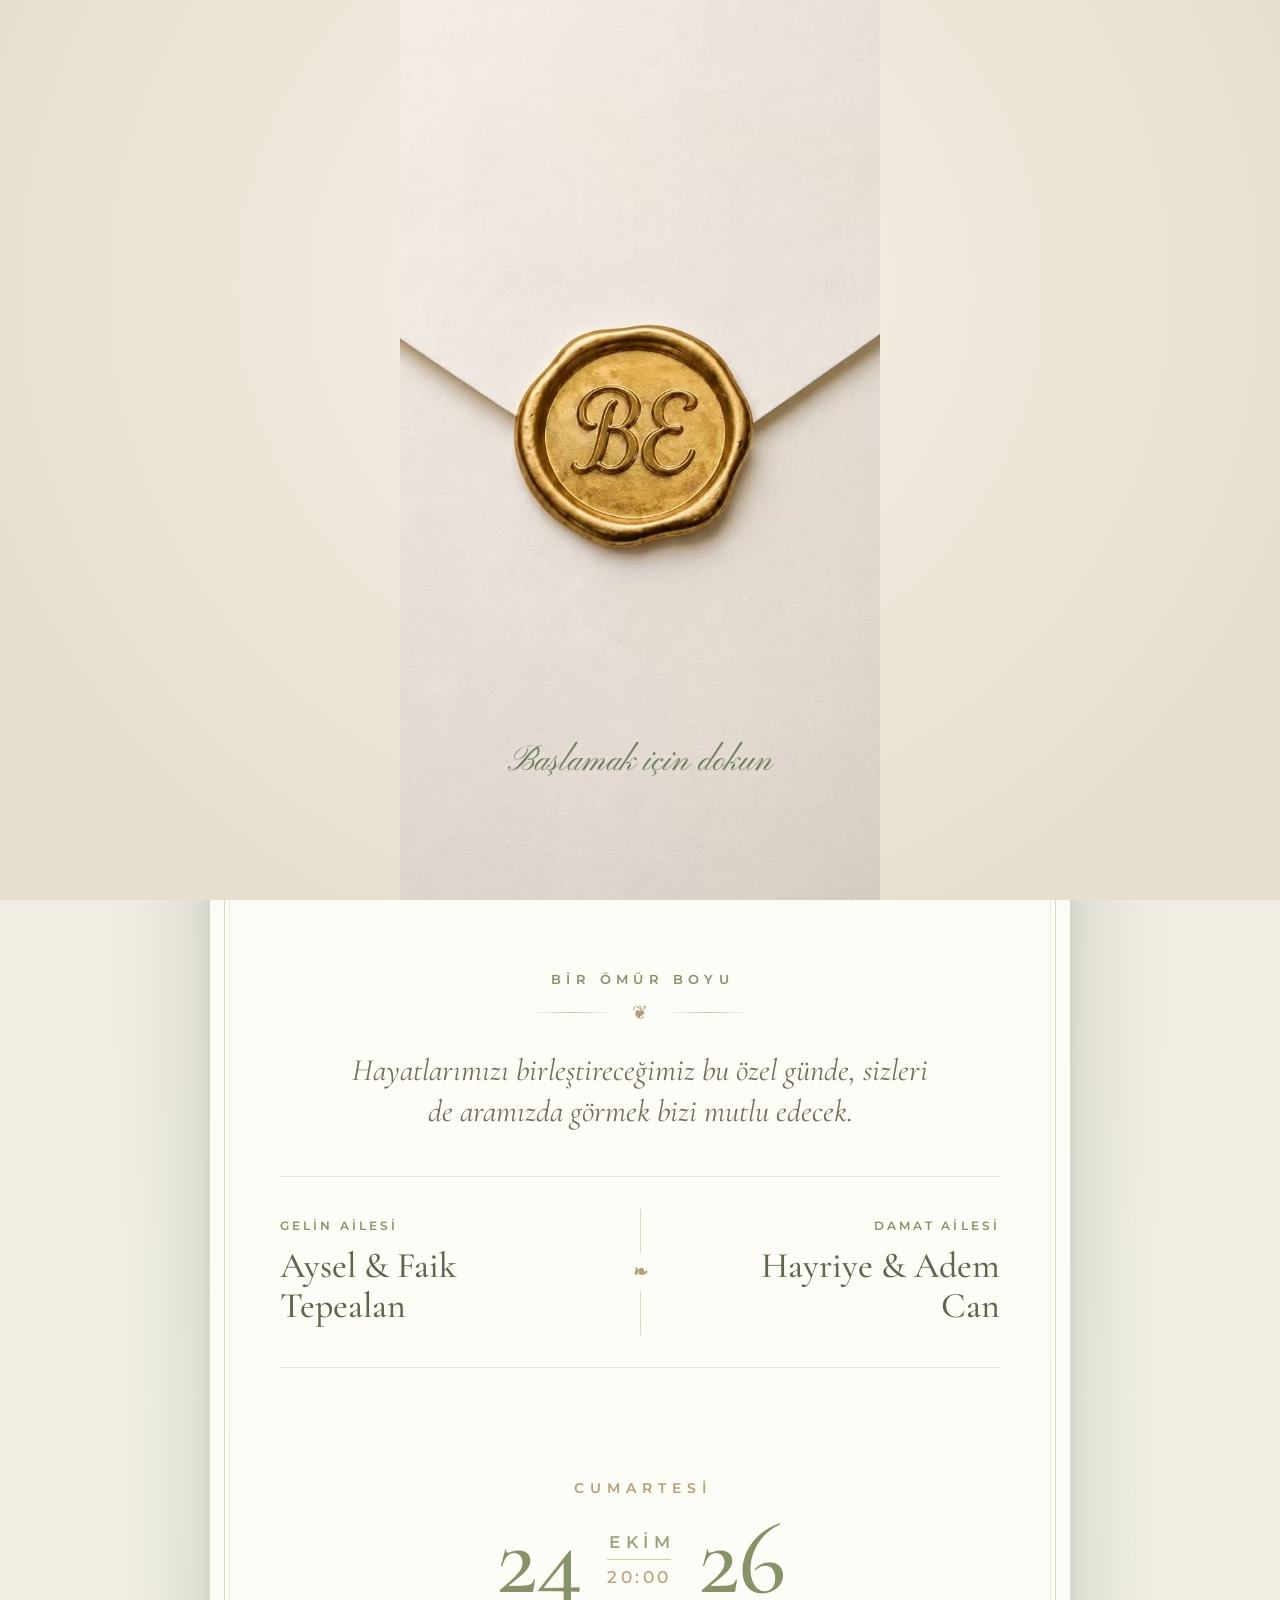
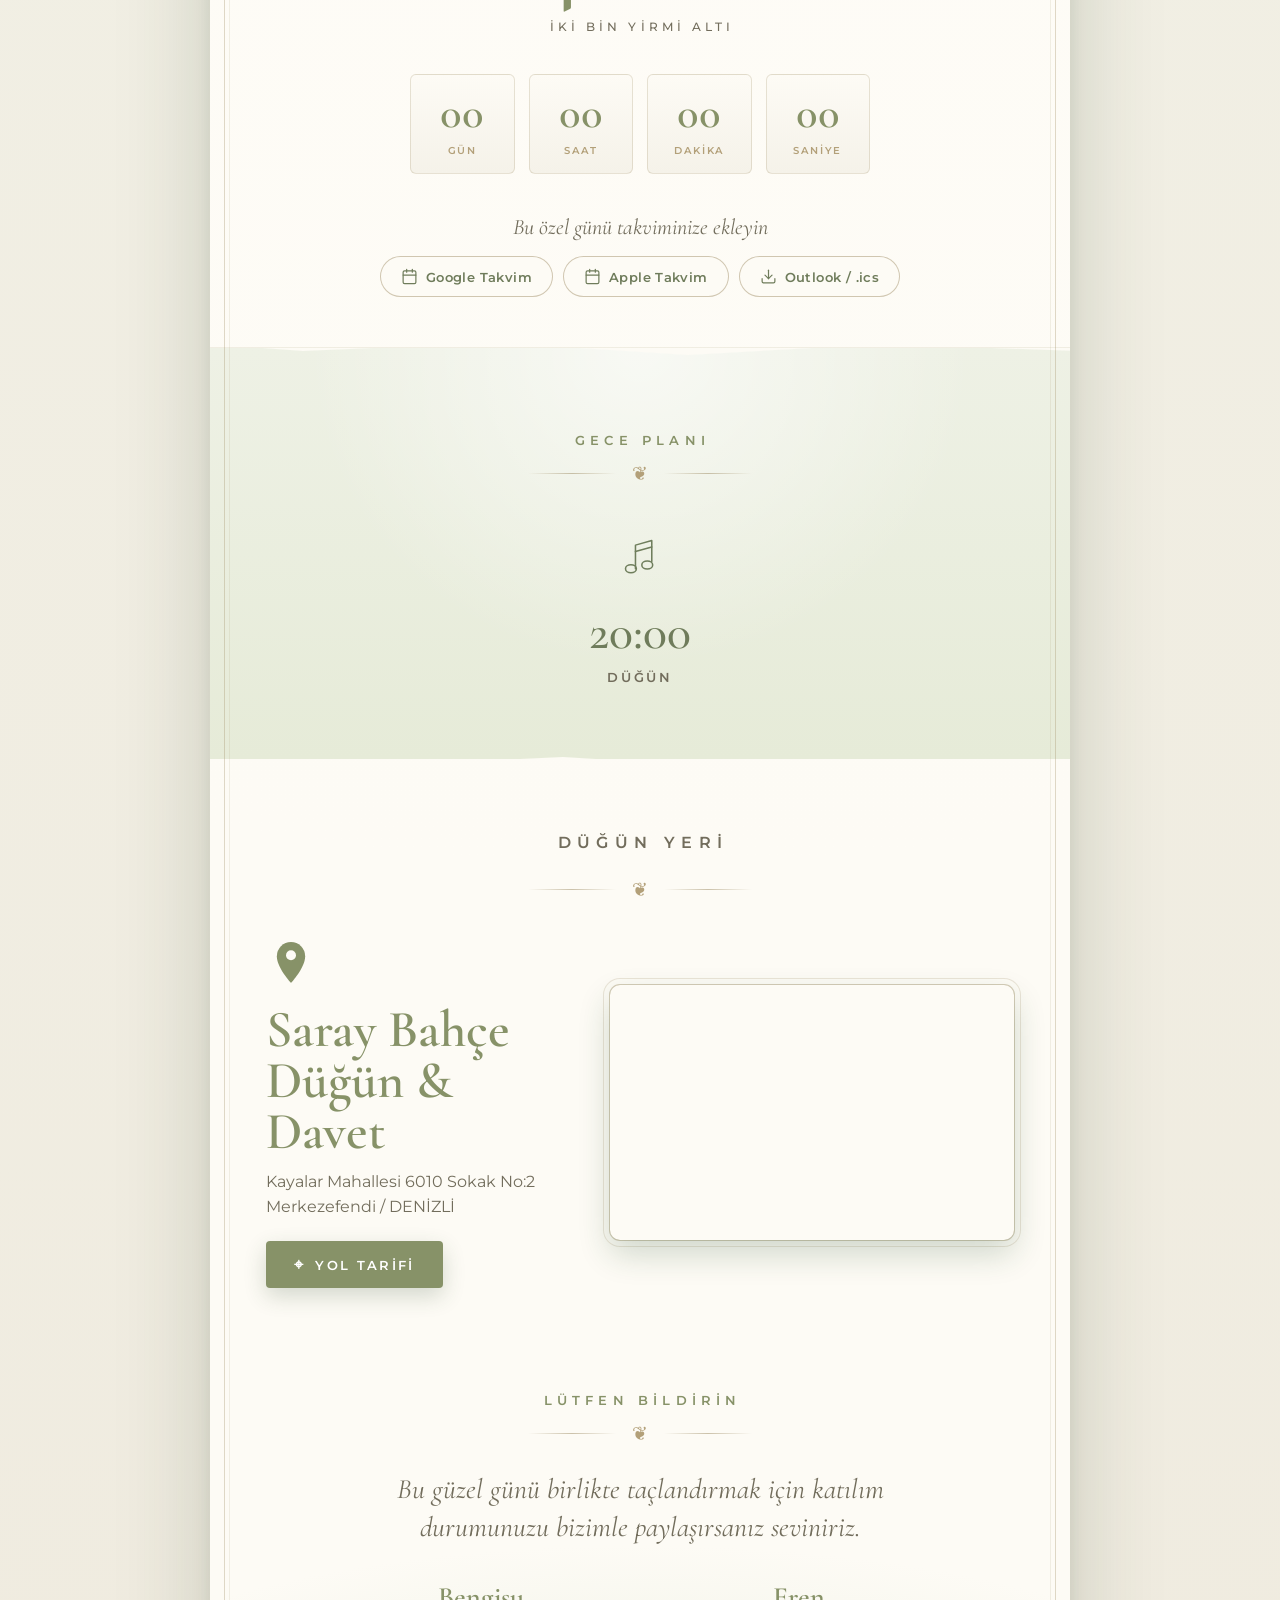
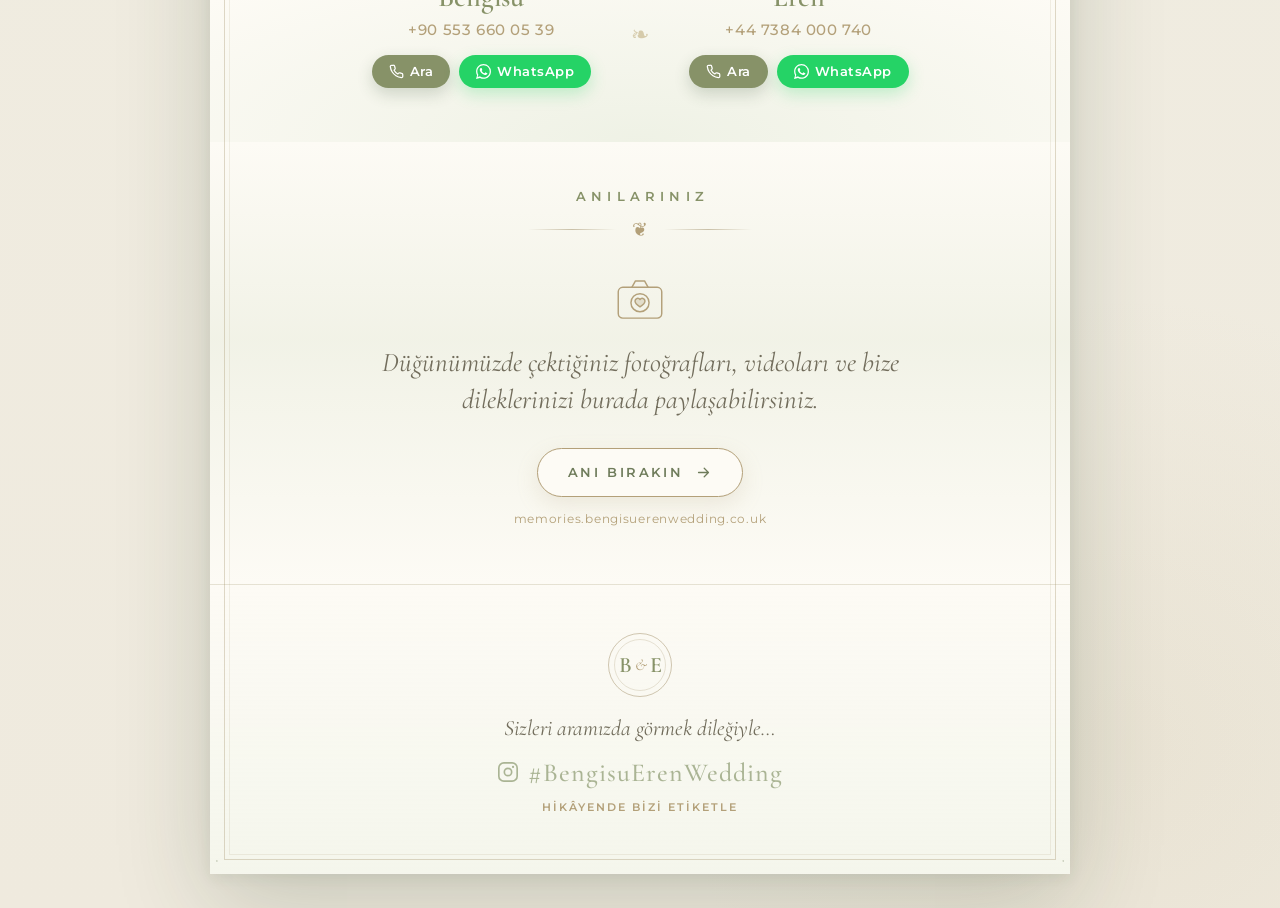
<file: index.html>
<!DOCTYPE html>
<html lang="tr">
<head>
  <meta charset="UTF-8" />
  <meta name="viewport" content="width=device-width, initial-scale=1.0" />
  <title>Bengisu & Eren · Düğün Davetiyesi</title>
  <meta name="description" content="Bengisu & Eren'in düğün davetiyesi — 24 Ekim 2026, Denizli." />
  <link rel="icon" href="favicon.ico?v=1" sizes="any" />
  <link rel="icon" type="image/png" sizes="32x32" href="icon-32.png?v=1" />
  <link rel="icon" type="image/png" sizes="16x16" href="icon-16.png?v=1" />
  <link rel="apple-touch-icon" href="apple-touch-icon.png?v=1" />
  <link rel="preconnect" href="https://fonts.googleapis.com" />
  <link rel="preconnect" href="https://fonts.gstatic.com" crossorigin />
  <link href="https://fonts.googleapis.com/css2?family=Cormorant+Garamond:ital,wght@0,400;0,500;0,600;0,700;1,400;1,500&family=Montserrat:wght@300;400;500;600&family=Pinyon+Script&display=swap" rel="stylesheet" />
  <link rel="stylesheet" href="styles.css?v=12" />
</head>

<body>
  <!-- ============ AÇILIŞ VİDEOSU (intro) ============ -->
  <div class="intro-overlay" id="introOverlay" role="dialog" aria-label="Davetiye girişi">
    <video id="introVideo" class="intro-video" src="intro.mp4?v=3" poster="intro-poster.jpg" playsinline preload="auto"></video>
    <div class="intro-hint" id="introHint">
      <span class="intro-hint-text" data-i18n="tap_start">Başlamak için dokun</span>
    </div>
    <button type="button" class="intro-skip" id="introSkip" data-i18n="skip" hidden>Geç</button>
  </div>

  <!-- ============ DİL SEÇİMİ (TR / EN) ============ -->
  <div class="lang-switch" id="langSwitch" role="group" aria-label="Dil / Language">
    <button type="button" class="lang-btn" data-lang="tr" aria-label="Türkçe">
      <svg class="flag" viewBox="0 0 30 20" aria-hidden="true">
        <rect width="30" height="20" fill="#e30a17"/>
        <circle cx="11.5" cy="10" r="5" fill="#fff"/>
        <circle cx="13" cy="10" r="4" fill="#e30a17"/>
        <polygon fill="#fff" points="19.1,7.2 19.83,9.06 21.83,9.16 20.27,10.42 20.79,12.36 19.1,11.25 17.41,12.36 17.93,10.42 16.37,9.16 18.37,9.06"/>
      </svg>
    </button>
    <button type="button" class="lang-btn" data-lang="en" aria-label="English">
      <svg class="flag" viewBox="0 0 60 30" aria-hidden="true">
        <clipPath id="ukClip"><rect width="60" height="30"/></clipPath>
        <g clip-path="url(#ukClip)">
          <rect width="60" height="30" fill="#012169"/>
          <path d="M0,0 60,30 M60,0 0,30" stroke="#fff" stroke-width="6"/>
          <path d="M0,0 60,30 M60,0 0,30" stroke="#C8102E" stroke-width="4"/>
          <path d="M30,0 V30 M0,15 H60" stroke="#fff" stroke-width="10"/>
          <path d="M30,0 V30 M0,15 H60" stroke="#C8102E" stroke-width="6"/>
        </g>
      </svg>
    </button>
  </div>

  <main class="invite">

    <!-- ============ HERO ============ -->
    <header class="hero">
      <div class="hero-photo">
        <img src="proposal.jpg" alt="Bengisu ve Eren — evlilik teklifi" />
        <div class="photo-scrim" aria-hidden="true"></div>
        <p class="photo-script" data-i18n="married">Evleniyoruz</p>
        <svg class="torn" viewBox="0 0 1200 80" preserveAspectRatio="none" aria-hidden="true">
          <defs>
            <filter id="tornEdge" x="-3%" y="-80%" width="106%" height="260%">
              <feTurbulence type="fractalNoise" baseFrequency="0.017 0.55" numOctaves="2" seed="11" result="n" />
              <feDisplacementMap in="SourceGraphic" in2="n" scale="34" xChannelSelector="R" yChannelSelector="G" />
            </filter>
          </defs>
          <rect x="-40" y="40" width="1280" height="130" filter="url(#tornEdge)" />
        </svg>
      </div>

      <div class="hero-text">
        <h1 class="names"><span>Bengisu</span><em>&amp;</em><span>Eren</span></h1>
      </div>
    </header>

    <!-- ============ INTRO ============ -->
    <section class="intro section reveal">
      <p class="eyebrow" data-i18n="intro_eyebrow">BİR ÖMÜR BOYU</p>
      <div class="ornament"><span></span><b>❦</b><span></span></div>

      <p class="intro-text" data-i18n="intro_text">
        Hayatlarımızı birleştireceğimiz bu özel günde,
        sizleri de aramızda görmek bizi mutlu edecek.
      </p>

      <div class="families">
        <div class="family family-left">
          <h3 data-i18n="fam_bride">GELİN AİLESİ</h3>
          <p>Aysel &amp; Faik<br>Tepealan</p>
        </div>

        <div class="divider" aria-hidden="true">
          <span></span><b>❧</b><span></span>
        </div>

        <div class="family family-right">
          <h3 data-i18n="fam_groom">DAMAT AİLESİ</h3>
          <p>Hayriye &amp; Adem<br>Can</p>
        </div>
      </div>
    </section>

    <!-- ============ DATE + COUNTDOWN ============ -->
    <section class="date-section section reveal">
      <div class="date-block">
        <div class="date-day">
          <span class="dow" data-i18n="dow">CUMARTESİ</span>
        </div>
        <div class="date-main">
          <span class="d-num">24</span>
          <span class="d-mid">
            <span class="d-month" data-i18n="month">EKİM</span>
            <span class="d-line"></span>
            <span class="d-time" id="dTime">20:00</span>
          </span>
          <span class="d-num">26</span>
        </div>
        <span class="date-year" data-i18n="year_words">İKİ BİN YİRMİ ALTI</span>
      </div>

      <div class="countdown" id="countdown" aria-label="Düğüne kalan süre">
        <div class="cd-item"><strong data-d>—</strong><span data-i18n="cd_days">GÜN</span></div>
        <div class="cd-item"><strong data-h>—</strong><span data-i18n="cd_hours">SAAT</span></div>
        <div class="cd-item"><strong data-m>—</strong><span data-i18n="cd_min">DAKİKA</span></div>
        <div class="cd-item"><strong data-s>—</strong><span data-i18n="cd_sec">SANİYE</span></div>
      </div>

      <div class="calendar">
        <p class="cal-text" data-i18n="cal_text">Bu özel günü takviminize ekleyin</p>
        <div class="cal-buttons">
          <a class="cal-btn" id="calGoogle" target="_blank" rel="noopener noreferrer"
             href="https://calendar.google.com/calendar/render?action=TEMPLATE&text=Bengisu%20%26%20Eren%20D%C3%BC%C4%9F%C3%BCn%C3%BC&dates=20261024T170000Z/20261024T200000Z&details=Sizleri%20d%C3%BC%C4%9F%C3%BCn%C3%BCm%C3%BCze%20bekliyoruz.%20%23BengisuErenWedding&location=Saray%20Bah%C3%A7e%20D%C3%BC%C4%9F%C3%BCn%20%26%20Davet%2C%20Kayalar%20Mah.%206010%20Sk.%20No%3A2%20Merkezefendi%2FDEN%C4%B0ZL%C4%B0">
            <svg viewBox="0 0 24 24" fill="none" stroke="currentColor" stroke-width="1.7" stroke-linecap="round" stroke-linejoin="round"><rect x="3" y="4" width="18" height="18" rx="2"/><line x1="16" y1="2" x2="16" y2="6"/><line x1="8" y1="2" x2="8" y2="6"/><line x1="3" y1="10" x2="21" y2="10"/></svg>
            <span data-i18n="cal_google">Google Takvim</span>
          </a>
          <button type="button" class="cal-btn" id="calApple">
            <svg viewBox="0 0 24 24" fill="none" stroke="currentColor" stroke-width="1.7" stroke-linecap="round" stroke-linejoin="round"><rect x="3" y="4" width="18" height="18" rx="2"/><line x1="16" y1="2" x2="16" y2="6"/><line x1="8" y1="2" x2="8" y2="6"/><line x1="3" y1="10" x2="21" y2="10"/></svg>
            <span data-i18n="cal_apple">Apple Takvim</span>
          </button>
          <button type="button" class="cal-btn" id="calOutlook">
            <svg viewBox="0 0 24 24" fill="none" stroke="currentColor" stroke-width="1.7" stroke-linecap="round" stroke-linejoin="round"><path d="M21 15v4a2 2 0 0 1-2 2H5a2 2 0 0 1-2-2v-4"/><polyline points="7 10 12 15 17 10"/><line x1="12" y1="15" x2="12" y2="3"/></svg>
            <span data-i18n="cal_outlook">Outlook / .ics</span>
          </button>
        </div>
      </div>
    </section>

    <!-- ============ SCHEDULE ============ -->
    <section class="schedule reveal">
      <p class="eyebrow" data-i18n="sched_eyebrow">GECE PLANI</p>
      <div class="ornament"><span></span><b>❦</b><span></span></div>

      <div class="schedule-grid no-dinner" id="scheduleGrid">
        <div class="schedule-item" data-dinner>
          <svg viewBox="0 0 64 64" aria-hidden="true">
            <circle cx="25" cy="41" r="12.5"/>
            <circle cx="40" cy="41" r="12.5"/>
            <path d="M35 23 l5-6 5 6-5 5z"/>
            <path d="M29 16l1.4 3M47 19l3 1.2"/>
          </svg>
          <strong>18:00</strong>
          <span data-i18n="sched_ceremony">NİKAH</span>
        </div>

        <div class="schedule-item" data-dinner>
          <svg viewBox="0 0 64 64" aria-hidden="true">
            <circle cx="32" cy="33" r="15"/>
            <circle cx="32" cy="33" r="9"/>
            <path d="M13 15v18M13 15v9M10 15v9M16 15v9"/>
            <path d="M51 15v34M51 15c4 2 4 11 0 13"/>
          </svg>
          <strong>18:30</strong>
          <span data-i18n="sched_dinner">YEMEK</span>
        </div>

        <div class="schedule-item">
          <svg viewBox="0 0 64 64" aria-hidden="true">
            <path d="M27 46V20l18-5v23"/>
            <ellipse cx="22" cy="46" rx="6" ry="4.4"/>
            <ellipse cx="40" cy="42" rx="6" ry="4.4"/>
            <path d="M27 27l18-5"/>
          </svg>
          <strong>20:00</strong>
          <span data-i18n="sched_wedding" id="partyLabel">DÜĞÜN</span>
        </div>
      </div>
    </section>

    <!-- ============ VENUE ============ -->
    <section class="venue section reveal">
      <p class="eyebrow" data-i18n="venue_eyebrow">DÜĞÜN YERİ</p>
      <div class="ornament"><span></span><b>❦</b><span></span></div>

      <div class="venue-content">
        <div class="venue-info">
          <svg class="pin" viewBox="0 0 60 60" aria-hidden="true">
            <path d="M30 55s17-18 17-32A17 17 0 1 0 13 23c0 14 17 32 17 32z"/>
            <circle cx="30" cy="22" r="6"/>
          </svg>
          <h2>Saray Bahçe<br>Düğün &amp; Davet</h2>
          <p>Kayalar Mahallesi 6010 Sokak No:2<br>Merkezefendi / DENİZLİ</p>
          <a class="map-btn" href="https://www.google.com/maps?ll=37.828034,29.050481&z=16&t=m&hl=tr&gl=TR&mapclient=embed&cid=17318374357569869063" target="_blank" rel="noopener noreferrer">
            <span class="map-ico">⌖</span> <span data-i18n="directions">YOL TARİFİ</span>
          </a>
        </div>

        <div class="venue-map">
          <iframe
            src="https://www.openstreetmap.org/export/embed.html?bbox=29.0455%2C37.8245%2C29.0555%2C37.8315&layer=mapnik&marker=37.828034%2C29.050481"
            title="Saray Bahçe Düğün &amp; Davet — Konum"
            loading="lazy"
            referrerpolicy="no-referrer-when-downgrade"></iframe>
        </div>
      </div>
    </section>

    <!-- ============ RSVP ============ -->
    <section class="rsvp section reveal">
      <p class="eyebrow" data-i18n="rsvp_eyebrow">LÜTFEN BİLDİRİN</p>
      <div class="ornament"><span></span><b>❦</b><span></span></div>

      <p class="rsvp-text" data-i18n="rsvp_text">
        Bu güzel günü birlikte taçlandırmak için
        katılım durumunuzu bizimle paylaşırsanız seviniriz.
      </p>

      <div class="contacts">
        <div class="contact">
          <span class="c-name">Bengisu</span>
          <span class="c-num">+90 553 660 05 39</span>
          <span class="c-actions">
            <a class="c-btn c-call" href="tel:+905536600539" data-i18n-aria="aria_call_b" aria-label="Bengisu'yu ara">
              <svg viewBox="0 0 24 24" fill="none" stroke="currentColor" stroke-width="2" stroke-linecap="round" stroke-linejoin="round"><path d="M22 16.92v3a2 2 0 0 1-2.18 2 19.79 19.79 0 0 1-8.63-3.07 19.5 19.5 0 0 1-6-6 19.79 19.79 0 0 1-3.07-8.67A2 2 0 0 1 4.11 2h3a2 2 0 0 1 2 1.72c.13.96.36 1.9.7 2.81a2 2 0 0 1-.45 2.11L8.09 9.91a16 16 0 0 0 6 6l1.27-1.27a2 2 0 0 1 2.11-.45c.91.34 1.85.57 2.81.7A2 2 0 0 1 22 16.92z"/></svg>
              <span data-i18n="call">Ara</span>
            </a>
            <a class="c-btn c-wa" href="https://wa.me/905536600539" target="_blank" rel="noopener noreferrer" data-i18n-aria="aria_wa_b" aria-label="Bengisu'ya WhatsApp">
              <svg viewBox="0 0 24 24" fill="currentColor"><path d="M.057 24l1.687-6.163a11.87 11.87 0 0 1-1.587-5.946C.16 5.335 5.495 0 12.05 0a11.82 11.82 0 0 1 8.413 3.488 11.82 11.82 0 0 1 3.48 8.414c-.003 6.557-5.338 11.892-11.893 11.892a11.9 11.9 0 0 1-5.688-1.448L.057 24zm6.597-3.807c1.676.995 3.276 1.591 5.392 1.592 5.448 0 9.886-4.434 9.889-9.885.002-5.462-4.415-9.89-9.881-9.892-5.452 0-9.887 4.434-9.889 9.884a9.86 9.86 0 0 0 1.51 5.26l-.999 3.648 3.978-1.043zm11.387-5.464c-.074-.124-.272-.198-.57-.347-.297-.149-1.758-.868-2.031-.967-.272-.099-.47-.149-.669.149-.198.297-.768.967-.941 1.165-.173.198-.347.223-.644.074-.297-.149-1.255-.462-2.39-1.475-.883-.788-1.48-1.761-1.653-2.059-.173-.297-.018-.458.13-.606.134-.133.297-.347.446-.521.151-.172.2-.296.3-.495.099-.198.05-.372-.025-.521-.075-.148-.669-1.611-.916-2.206-.242-.579-.487-.501-.669-.51l-.57-.01a1.1 1.1 0 0 0-.792.372c-.272.297-1.04 1.016-1.04 2.479s1.065 2.876 1.213 3.074c.149.198 2.095 3.2 5.076 4.487.709.306 1.263.489 1.694.626.712.226 1.36.194 1.872.118.571-.085 1.758-.719 2.006-1.413.248-.695.248-1.29.173-1.414z"/></svg>
              <span>WhatsApp</span>
            </a>
          </span>
        </div>

        <span class="contact-sep" aria-hidden="true">❧</span>

        <div class="contact">
          <span class="c-name">Eren</span>
          <span class="c-num">+44 7384 000 740</span>
          <span class="c-actions">
            <a class="c-btn c-call" href="tel:+447384000740" data-i18n-aria="aria_call_e" aria-label="Eren'i ara">
              <svg viewBox="0 0 24 24" fill="none" stroke="currentColor" stroke-width="2" stroke-linecap="round" stroke-linejoin="round"><path d="M22 16.92v3a2 2 0 0 1-2.18 2 19.79 19.79 0 0 1-8.63-3.07 19.5 19.5 0 0 1-6-6 19.79 19.79 0 0 1-3.07-8.67A2 2 0 0 1 4.11 2h3a2 2 0 0 1 2 1.72c.13.96.36 1.9.7 2.81a2 2 0 0 1-.45 2.11L8.09 9.91a16 16 0 0 0 6 6l1.27-1.27a2 2 0 0 1 2.11-.45c.91.34 1.85.57 2.81.7A2 2 0 0 1 22 16.92z"/></svg>
              <span data-i18n="call">Ara</span>
            </a>
            <a class="c-btn c-wa" href="https://wa.me/447384000740" target="_blank" rel="noopener noreferrer" data-i18n-aria="aria_wa_e" aria-label="Eren'e WhatsApp">
              <svg viewBox="0 0 24 24" fill="currentColor"><path d="M.057 24l1.687-6.163a11.87 11.87 0 0 1-1.587-5.946C.16 5.335 5.495 0 12.05 0a11.82 11.82 0 0 1 8.413 3.488 11.82 11.82 0 0 1 3.48 8.414c-.003 6.557-5.338 11.892-11.893 11.892a11.9 11.9 0 0 1-5.688-1.448L.057 24zm6.597-3.807c1.676.995 3.276 1.591 5.392 1.592 5.448 0 9.886-4.434 9.889-9.885.002-5.462-4.415-9.89-9.881-9.892-5.452 0-9.887 4.434-9.889 9.884a9.86 9.86 0 0 0 1.51 5.26l-.999 3.648 3.978-1.043zm11.387-5.464c-.074-.124-.272-.198-.57-.347-.297-.149-1.758-.868-2.031-.967-.272-.099-.47-.149-.669.149-.198.297-.768.967-.941 1.165-.173.198-.347.223-.644.074-.297-.149-1.255-.462-2.39-1.475-.883-.788-1.48-1.761-1.653-2.059-.173-.297-.018-.458.13-.606.134-.133.297-.347.446-.521.151-.172.2-.296.3-.495.099-.198.05-.372-.025-.521-.075-.148-.669-1.611-.916-2.206-.242-.579-.487-.501-.669-.51l-.57-.01a1.1 1.1 0 0 0-.792.372c-.272.297-1.04 1.016-1.04 2.479s1.065 2.876 1.213 3.074c.149.198 2.095 3.2 5.076 4.487.709.306 1.263.489 1.694.626.712.226 1.36.194 1.872.118.571-.085 1.758-.719 2.006-1.413.248-.695.248-1.29.173-1.414z"/></svg>
              <span>WhatsApp</span>
            </a>
          </span>
        </div>
      </div>
    </section>

    <!-- ============ ANILAR (memories) ============ -->
    <section class="memories section reveal">
      <p class="eyebrow" data-i18n="mem_eyebrow">ANILARINIZ</p>
      <div class="ornament"><span></span><b>❦</b><span></span></div>

      <svg class="mem-ico" viewBox="0 0 64 64" aria-hidden="true">
        <rect x="8" y="18" width="48" height="34" rx="5"/>
        <path d="M23 18l4-7h10l4 7"/>
        <circle cx="32" cy="35" r="10"/>
        <path d="M32 31.5c-1.6-2.4-5.5-1.4-5.5 1.5 0 3 5.5 6.5 5.5 6.5s5.5-3.5 5.5-6.5c0-2.9-3.9-3.9-5.5-1.5z" class="mem-heart"/>
      </svg>

      <p class="mem-text" data-i18n="mem_text">
        Düğünümüzde çektiğiniz fotoğrafları, videoları
        ve bize dileklerinizi burada paylaşabilirsiniz.
      </p>

      <a class="mem-btn" href="https://memories.bengisuerenwedding.co.uk/" target="_blank" rel="noopener noreferrer">
        <span data-i18n="mem_btn">ANI BIRAKIN</span>
        <svg viewBox="0 0 24 24" fill="none" stroke="currentColor" stroke-width="1.8" stroke-linecap="round" stroke-linejoin="round" aria-hidden="true"><path d="M5 12h14M13 6l6 6-6 6"/></svg>
      </a>
      <p class="mem-url">memories.bengisuerenwedding.co.uk</p>
    </section>

    <!-- ============ FOOTER ============ -->
    <footer class="foot reveal">
      <div class="monogram small" aria-hidden="true">
        <span>B</span><i>&amp;</i><span>E</span>
      </div>
      <p class="thanks" data-i18n="thanks">Sizleri aramızda görmek dileğiyle…</p>
      <button type="button" class="hashtag" id="hashtagBtn" data-i18n-aria="aria_share" aria-label="Instagram'da paylaş: #BengisuErenWedding">
        <svg class="ig-ico" viewBox="0 0 24 24" fill="none" stroke="currentColor" stroke-width="1.8" stroke-linecap="round" stroke-linejoin="round" aria-hidden="true"><rect x="2" y="2" width="20" height="20" rx="5.5"/><circle cx="12" cy="12" r="4"/><circle cx="17.5" cy="6.5" r="1.2" fill="currentColor" stroke="none"/></svg>
        <span>#BengisuErenWedding</span>
      </button>
      <p class="hashtag-hint" data-i18n="hashtag_hint">Hikâyende bizi etiketle</p>
    </footer>

  </main>

  <script src="script.js?v=14"></script>
</body>
</html>
</file>
<file: styles.css>
:root {
  --cream: #f1efe4;
  --paper: #fdfbf5;
  --paper-2: #f5f2e9;
  --green: #879268;
  --green-deep: #6f7c5b;
  --green-2: #9aa680;
  --sage: #aab494;
  --sage-soft: #e8ebdb;
  --gold: #b3a079;
  --gold-soft: #d6cbab;
  --ink: #5d5947;
  --muted: #726d5c;
}

* { box-sizing: border-box; }

html { scroll-behavior: smooth; }

body {
  margin: 0;
  background:
    radial-gradient(circle at 12% 4%, rgba(170, 180, 148, .22), transparent 30rem),
    radial-gradient(circle at 88% 96%, rgba(196, 182, 146, .14), transparent 28rem),
    linear-gradient(180deg, #ede9dd 0%, var(--cream) 34%, #efeade 100%);
  color: var(--ink);
  font-family: "Montserrat", sans-serif;
  -webkit-font-smoothing: antialiased;
}

/* ============ CARD ============ */
.invite {
  position: relative;
  max-width: 860px;
  margin: 34px auto;
  background:
    radial-gradient(circle at 50% 0%, #fffdf8, var(--paper) 60%),
    var(--paper);
  box-shadow:
    0 30px 90px rgba(41, 61, 37, .20),
    0 4px 14px rgba(41, 61, 37, .08);
  overflow: hidden;
}

/* fine inner gold frame line */
.invite::before {
  content: "";
  position: absolute;
  inset: 14px;
  border: 1px solid rgba(163, 146, 108, .35);
  pointer-events: none;
  z-index: 6;
}
.invite::after {
  content: "";
  position: absolute;
  inset: 19px;
  border: 1px solid rgba(163, 146, 108, .14);
  pointer-events: none;
  z-index: 6;
}

/* ============ SHARED ============ */
.section {
  padding: 60px 56px;
  text-align: center;
  position: relative;
}

.eyebrow {
  margin: 0;
  color: var(--green);
  font-size: 13px;
  letter-spacing: .4em;
  font-weight: 600;
  padding-left: .4em;
}
.eyebrow.light { color: rgba(255, 255, 255, .92); }

.ornament {
  display: flex;
  align-items: center;
  justify-content: center;
  gap: 16px;
  color: var(--gold);
  margin: 14px auto 26px;
  font-size: 19px;
}
.ornament span {
  width: 88px;
  height: 1px;
  background: linear-gradient(90deg, transparent, rgba(163, 146, 108, .55), transparent);
}
.ornament b { font-weight: 400; }
.ornament.light { color: rgba(255, 255, 255, .85); }
.ornament.light span {
  background: linear-gradient(90deg, transparent, rgba(255, 255, 255, .6), transparent);
}

/* ============ HERO (photo on top) ============ */
.hero {
  position: relative;
}

.hero-photo {
  position: relative;
  width: 100%;
  aspect-ratio: 4 / 5;
  max-height: 590px;
  overflow: hidden;
  background: #d7d8cf;
}
.hero-photo img {
  width: 100%;
  height: 100%;
  object-fit: cover;
  object-position: 50% 38%;
  display: block;
  filter: grayscale(100%) sepia(10%) brightness(1.13) contrast(.94);
}
.photo-scrim {
  position: absolute;
  inset: 0;
  z-index: 1;
  pointer-events: none;
  background: linear-gradient(180deg,
    rgba(58, 62, 48, .30) 0%,
    rgba(58, 62, 48, .08) 26%,
    transparent 48%);
}
.photo-script {
  position: absolute;
  top: 8%;
  left: 0;
  right: 0;
  margin: 0;
  z-index: 2;
  text-align: center;
  font-family: "Pinyon Script", cursive;
  font-size: clamp(54px, 12vw, 104px);
  line-height: 1;
  color: #fdfbf4;
  text-shadow: 0 3px 24px rgba(34, 38, 28, .5), 0 1px 4px rgba(34, 38, 28, .4);
  pointer-events: none;
}
.torn {
  position: absolute;
  left: 0;
  right: 0;
  bottom: -1px;
  width: 100%;
  height: 70px;
  display: block;
}
.torn rect { fill: var(--paper); }

.hero-text {
  position: relative;
  z-index: 1;
  background: var(--paper);
  text-align: center;
  padding: 10px 40px 48px;
}

.names {
  margin: 0;
  font-family: "Pinyon Script", cursive;
  font-weight: 400;
  font-size: clamp(60px, 13vw, 104px);
  line-height: .8;
  color: var(--green-deep);
  letter-spacing: .01em;
  display: flex;
  flex-direction: column;
  align-items: center;
}
.names em {
  font-style: normal;
  color: var(--gold);
  font-size: .56em;
  line-height: 1;
  margin: .04em 0;
}

/* monogram (footer) */
.monogram {
  display: inline-flex;
  align-items: center;
  justify-content: center;
  gap: 4px;
  width: 64px;
  height: 64px;
  border: 1px solid rgba(163, 146, 108, .5);
  border-radius: 50%;
  color: var(--green);
  font-family: "Cormorant Garamond", serif;
  position: relative;
  margin: 0 auto 18px;
}
.monogram::before {
  content: "";
  position: absolute;
  inset: 5px;
  border: 1px solid rgba(163, 146, 108, .25);
  border-radius: 50%;
}
.monogram span { font-size: 22px; font-weight: 600; }
.monogram i {
  font-style: italic;
  color: var(--gold);
  font-size: 16px;
  margin: 0 -1px;
}

/* ============ INTRO ============ */
.intro-text {
  max-width: 600px;
  margin: 0 auto 44px;
  color: var(--muted);
  font-family: "Cormorant Garamond", serif;
  font-size: clamp(23px, 3.6vw, 31px);
  font-style: italic;
  line-height: 1.32;
}

.families {
  display: grid;
  grid-template-columns: minmax(0, 1fr) 72px minmax(0, 1fr);
  gap: 18px;
  align-items: center;
  border-top: 1px solid rgba(163, 146, 108, .25);
  border-bottom: 1px solid rgba(163, 146, 108, .25);
  padding: 32px 0;
  max-width: 720px;
  margin: 0 auto;
}
.family h3 {
  margin: 0 0 13px;
  color: var(--green);
  font-size: 12px;
  letter-spacing: .26em;
  font-weight: 600;
}
.family p {
  margin: 0;
  font-family: "Cormorant Garamond", serif;
  color: #5e6850;
  font-size: clamp(26px, 3.4vw, 36px);
  line-height: 1.1;
  font-weight: 500;
}
.family-left { text-align: left; }
.family-right { text-align: right; }

.divider {
  color: var(--gold);
  display: grid;
  justify-items: center;
  gap: 8px;
  font-size: 18px;
}
.divider span {
  width: 1px;
  height: 44px;
  background: rgba(163, 146, 108, .35);
}

/* ============ DATE + COUNTDOWN ============ */
.date-section {
  border-bottom: 1px solid rgba(163, 146, 108, .14);
  padding-top: 50px;
  padding-bottom: 50px;
}

.date-block {
  display: inline-flex;
  flex-direction: column;
  align-items: center;
}
.date-day .dow {
  color: var(--gold);
  letter-spacing: .42em;
  font-size: 14px;
  font-weight: 600;
  padding-left: .42em;
}
.date-main {
  display: flex;
  align-items: center;
  gap: 22px;
  margin: 10px 0 8px;
  font-family: "Cormorant Garamond", serif;
  color: var(--green);
}
.d-num {
  font-size: clamp(62px, 11vw, 104px);
  font-weight: 500;
  line-height: 1;
  letter-spacing: -.02em;
}
.d-mid {
  display: flex;
  flex-direction: column;
  align-items: center;
  gap: 7px;
}
.d-month {
  font-size: 17px;
  letter-spacing: .34em;
  font-weight: 600;
  font-family: "Montserrat", sans-serif;
  color: var(--green-2);
  padding-left: .34em;
}
.d-line { width: 64px; height: 1px; background: var(--gold-soft); }
.d-time {
  font-size: 17px;
  letter-spacing: .2em;
  font-weight: 500;
  font-family: "Montserrat", sans-serif;
  color: var(--gold);
}
.date-year {
  color: var(--muted);
  letter-spacing: .34em;
  font-size: 12px;
  font-weight: 500;
  padding-left: .34em;
}

.countdown {
  display: grid;
  grid-template-columns: repeat(4, 1fr);
  gap: 14px;
  max-width: 460px;
  margin: 40px auto 0;
}
.cd-item {
  position: relative;
  padding: 16px 4px;
  background: linear-gradient(180deg, var(--paper) 0%, var(--paper-2) 100%);
  border: 1px solid rgba(163, 146, 108, .25);
  border-radius: 6px;
}
.cd-item strong {
  display: block;
  font-family: "Cormorant Garamond", serif;
  font-size: clamp(30px, 6vw, 44px);
  font-weight: 600;
  line-height: 1;
  color: var(--green);
  font-variant-numeric: tabular-nums;
}
.cd-item span {
  display: block;
  margin-top: 9px;
  font-size: 10px;
  letter-spacing: .18em;
  font-weight: 600;
  color: var(--gold);
}

/* ============ SCHEDULE ============ */
.schedule {
  position: relative;
  padding: 84px 40px 70px;
  text-align: center;
  color: var(--ink);
  background:
    radial-gradient(ellipse at 50% 0%, rgba(255, 255, 255, .6), transparent 55%),
    linear-gradient(180deg, #eef1e5 0%, #e6ebd8 100%);
  overflow: hidden;
}
.schedule::before,
.schedule::after {
  content: "";
  position: absolute;
  left: -6%;
  width: 112%;
  height: 50px;
  background: var(--paper);
}
.schedule::before {
  top: -28px;
  clip-path: polygon(0 40%, 15% 62%, 35% 45%, 55% 70%, 75% 48%, 100% 65%, 100% 0, 0 0);
}
.schedule::after {
  bottom: -30px;
  clip-path: polygon(0 35%, 20% 55%, 42% 36%, 64% 61%, 82% 42%, 100% 58%, 100% 100%, 0 100%);
}
.light { color: white; }

.schedule-grid {
  position: relative;
  z-index: 1;
  display: grid;
  grid-template-columns: repeat(3, 1fr);
  max-width: 600px;
  margin: 38px auto 0;
}
.schedule-item {
  padding: 4px 22px;
  border-right: 1px solid rgba(107, 122, 90, .3);
}
.schedule-item:last-child { border-right: none; }
.schedule-grid.no-dinner { grid-template-columns: 1fr; max-width: 260px; }
.schedule-grid.no-dinner [data-dinner] { display: none; }
.schedule-item svg {
  width: 58px;
  height: 58px;
  fill: none;
  stroke: #6f7e5c;
  stroke-width: 1.7;
  stroke-linecap: round;
  stroke-linejoin: round;
  margin-bottom: 18px;
}
.schedule-item strong {
  display: block;
  font-family: "Cormorant Garamond", serif;
  font-size: clamp(34px, 5vw, 50px);
  font-weight: 500;
  line-height: 1;
  color: var(--green-deep);
}
.schedule-item span {
  display: block;
  margin-top: 12px;
  letter-spacing: .22em;
  font-size: 13px;
  font-weight: 600;
  color: var(--muted);
}

/* ============ VENUE ============ */
.venue { padding-top: 72px; padding-bottom: 44px; }
.venue-content {
  display: grid;
  grid-template-columns: .92fr 1.2fr;
  align-items: center;
  gap: 34px;
  max-width: 780px;
  margin: 36px auto 0;
}
.venue-info { text-align: left; }
.pin { width: 50px; fill: var(--green); }
.pin circle { fill: var(--paper); }
.venue h2 {
  margin: 14px 0 12px;
  font-family: "Cormorant Garamond", serif;
  color: var(--green);
  font-size: clamp(38px, 5.4vw, 52px);
  line-height: .98;
  font-weight: 600;
}
.venue p {
  margin: 0 0 22px;
  color: var(--muted);
  font-size: 16px;
  line-height: 1.55;
}
.map-btn {
  display: inline-flex;
  align-items: center;
  gap: 10px;
  padding: 14px 28px;
  border-radius: 4px;
  background: var(--green);
  color: white;
  text-decoration: none;
  letter-spacing: .18em;
  font-size: 13px;
  font-weight: 600;
  transition: transform .25s ease, background .25s ease, box-shadow .25s ease;
  box-shadow: 0 8px 22px rgba(47, 74, 45, .2);
}
.map-btn:hover {
  transform: translateY(-2px);
  background: var(--green-deep);
  box-shadow: 0 12px 28px rgba(47, 74, 45, .28);
}
.map-ico { font-size: 16px; }

.venue-map {
  border-radius: 10px;
  overflow: hidden;
  box-shadow:
    0 14px 32px rgba(29, 77, 40, .2),
    0 0 0 1px rgba(163, 146, 108, .45),
    0 0 0 6px var(--paper),
    0 0 0 7px rgba(163, 146, 108, .22);
}
.venue-map iframe {
  display: block;
  width: 100%;
  height: 255px;
  border: 0;
  filter: saturate(.95);
}
.venue-illustration svg { width: 100%; height: auto; }
.wash { fill: rgba(138, 161, 124, .22); }
.line {
  fill: none;
  stroke: rgba(63, 91, 59, .55);
  stroke-width: 3.4;
  stroke-linecap: round;
  stroke-linejoin: round;
}
.light-dot { fill: var(--gold); }
.tree {
  fill: none;
  stroke: rgba(63, 91, 59, .42);
  stroke-width: 4.4;
  stroke-linecap: round;
}

/* ============ ANILAR ============ */
.memories {
  background:
    linear-gradient(180deg, transparent, rgba(232, 235, 219, .55) 45%, transparent);
  padding-top: 46px;
  padding-bottom: 58px;
}
.mem-ico {
  display: block;
  width: 58px;
  height: 58px;
  margin: 30px auto 16px;
  fill: none;
  stroke: var(--gold);
  stroke-width: 1.6;
  stroke-linecap: round;
  stroke-linejoin: round;
}
.mem-ico .mem-heart { fill: rgba(179, 160, 121, .28); }
.mem-text {
  max-width: 520px;
  margin: 0 auto 30px;
  color: var(--muted);
  font-family: "Cormorant Garamond", serif;
  font-size: clamp(21px, 3.4vw, 27px);
  font-style: italic;
  line-height: 1.34;
}
.mem-btn {
  display: inline-flex;
  align-items: center;
  gap: 12px;
  padding: 15px 30px;
  border: 1px solid var(--gold);
  border-radius: 999px;
  background: var(--paper);
  color: var(--green-deep);
  text-decoration: none;
  letter-spacing: .2em;
  font-size: 13px;
  font-weight: 600;
  box-shadow: 0 8px 22px rgba(179, 160, 121, .18);
  transition: transform .25s ease, background .25s ease, color .25s ease, box-shadow .25s ease;
}
.mem-btn svg { width: 17px; height: 17px; transition: transform .25s ease; }
.mem-btn:hover {
  transform: translateY(-2px);
  background: var(--gold);
  color: white;
  box-shadow: 0 12px 28px rgba(179, 160, 121, .32);
}
.mem-btn:hover svg { transform: translateX(3px); }
.mem-url {
  margin: 14px 0 0;
  font-size: 12px;
  letter-spacing: .06em;
  color: var(--gold);
}

/* ============ RSVP ============ */
.rsvp {
  background:
    radial-gradient(120% 80% at 50% 100%, rgba(221, 230, 210, .45), transparent 60%);
  padding-bottom: 54px;
}
.rsvp-text {
  max-width: 560px;
  margin: 0 auto 34px;
  color: var(--muted);
  font-family: "Cormorant Garamond", serif;
  font-size: clamp(21px, 3.4vw, 28px);
  font-style: italic;
  line-height: 1.34;
}
.contacts {
  display: inline-flex;
  align-items: flex-start;
  justify-content: center;
  gap: 40px;
}
.contact {
  display: flex;
  flex-direction: column;
  align-items: center;
  gap: 6px;
}
.c-name {
  font-family: "Cormorant Garamond", serif;
  font-size: 28px;
  color: var(--green);
  font-weight: 600;
}
.c-num {
  font-size: 15px;
  letter-spacing: .04em;
  color: var(--gold);
  font-weight: 500;
}
.c-actions {
  display: inline-flex;
  gap: 9px;
  margin-top: 10px;
}
.c-btn {
  display: inline-flex;
  align-items: center;
  gap: 6px;
  padding: 8px 16px;
  border-radius: 999px;
  font-family: "Montserrat", sans-serif;
  font-size: 12.5px;
  font-weight: 600;
  letter-spacing: .04em;
  text-decoration: none;
  cursor: pointer;
  border: 1px solid transparent;
  transition: transform .2s ease, box-shadow .2s ease, background .2s ease;
}
.c-btn svg { width: 15px; height: 15px; }
.c-btn:hover { transform: translateY(-2px); }
.c-call {
  background: var(--green);
  color: #fff;
  box-shadow: 0 6px 16px rgba(47, 74, 45, .2);
}
.c-call:hover { background: var(--green-deep); box-shadow: 0 9px 20px rgba(47, 74, 45, .28); }
.c-wa {
  background: #25d366;
  color: #fff;
  box-shadow: 0 6px 16px rgba(37, 211, 102, .26);
}
.c-wa:hover { background: #1ebe5b; box-shadow: 0 9px 20px rgba(37, 211, 102, .34); }
.contact-sep { color: var(--gold-soft); font-size: 22px; align-self: center; }

/* ============ ADD TO CALENDAR ============ */
.calendar { margin-top: 40px; text-align: center; }
.cal-text {
  margin: 0 0 16px;
  color: var(--muted);
  font-family: "Cormorant Garamond", serif;
  font-style: italic;
  font-size: clamp(18px, 3vw, 22px);
}
.cal-buttons {
  display: flex;
  flex-wrap: wrap;
  justify-content: center;
  gap: 10px;
}
.cal-btn {
  display: inline-flex;
  align-items: center;
  gap: 8px;
  padding: 11px 20px;
  border-radius: 999px;
  background: var(--paper);
  border: 1px solid rgba(163, 146, 108, .5);
  color: var(--green-deep);
  font-family: "Montserrat", sans-serif;
  font-size: 13px;
  font-weight: 600;
  letter-spacing: .03em;
  text-decoration: none;
  cursor: pointer;
  transition: transform .2s ease, background .2s ease, border-color .2s ease, box-shadow .2s ease;
}
.cal-btn svg { width: 17px; height: 17px; }
.cal-btn:hover {
  transform: translateY(-2px);
  background: #fff;
  border-color: var(--green);
  box-shadow: 0 8px 20px rgba(47, 74, 45, .12);
}

/* ============ FOOTER ============ */
.foot {
  text-align: center;
  padding: 48px 40px 60px;
  border-top: 1px solid rgba(163, 146, 108, .2);
  background: linear-gradient(180deg, transparent, rgba(221, 230, 210, .25));
}
.thanks {
  margin: 0 0 12px;
  color: var(--muted);
  font-family: "Cormorant Garamond", serif;
  font-style: italic;
  font-size: 22px;
}
.hashtag {
  display: inline-flex;
  align-items: center;
  gap: 9px;
  margin: 0;
  padding: 4px 6px;
  background: none;
  border: none;
  cursor: pointer;
  color: var(--sage);
  font-family: "Cormorant Garamond", serif;
  font-size: 26px;
  letter-spacing: .04em;
  font-weight: 500;
  transition: color .2s ease, transform .2s ease;
}
.hashtag:hover { color: var(--green); transform: translateY(-1px); }
.hashtag .ig-ico { width: 22px; height: 22px; flex: none; }
.hashtag-hint {
  margin: 8px 0 0;
  font-family: "Montserrat", sans-serif;
  font-size: 11px;
  letter-spacing: .18em;
  text-transform: uppercase;
  color: var(--gold);
  font-weight: 600;
}

/* Toast bildirimi */
.toast {
  position: fixed;
  left: 50%;
  bottom: 26px;
  transform: translate(-50%, 16px);
  background: var(--green-deep);
  color: #fff;
  padding: 12px 22px;
  border-radius: 999px;
  font-family: "Montserrat", sans-serif;
  font-size: 13px;
  font-weight: 500;
  letter-spacing: .02em;
  box-shadow: 0 12px 32px rgba(41, 61, 37, .32);
  opacity: 0;
  pointer-events: none;
  z-index: 9999;
  transition: opacity .35s ease, transform .35s ease;
}
.toast.show { opacity: 1; transform: translate(-50%, 0); }

/* ============ REVEAL ============ */
.reveal {
  opacity: 0;
  transform: translateY(26px);
  transition: opacity .9s ease, transform .9s ease;
}
.reveal.visible {
  opacity: 1;
  transform: translateY(0);
}
@media (prefers-reduced-motion: reduce) {
  .reveal { opacity: 1; transform: none; transition: none; }
}

/* ============ ANİMASYONLAR ============ */
/* Sarmaşık (JS ile çizilir, kaydırdıkça büyür) */
.vines {
  position: absolute;
  top: 0;
  left: 0;
  z-index: 5;
  pointer-events: none;
  overflow: visible;
}
.vine-stem {
  fill: none;
  stroke: rgba(111, 124, 91, .55);
  stroke-width: 1.3;
  stroke-linecap: round;
  stroke-linejoin: round;
}
.vine-leaf {
  opacity: 0;
  transform: scale(0);
  transition: opacity .6s ease, transform .9s cubic-bezier(.2, .8, .25, 1.15);
}
.vine-leaf.on { opacity: 1; transform: scale(1); }
.vine-leaf path {
  fill: rgba(154, 166, 128, .38);
  stroke: rgba(111, 124, 91, .6);
  stroke-width: .9;
  stroke-linejoin: round;
}
.vine-leaf .vine-rib { fill: none; stroke: rgba(111, 124, 91, .45); stroke-width: .6; }
.vine-flower {
  opacity: 0;
  transform: scale(0) rotate(-60deg);
  transition: opacity .7s ease .15s, transform 1.1s cubic-bezier(.2, .8, .25, 1.2) .15s;
}
.vine-flower.on { opacity: 1; transform: scale(1) rotate(0); }
.vine-flower circle { fill: rgba(214, 203, 171, .9); stroke: rgba(179, 160, 121, .7); stroke-width: .5; }
.vine-flower .vine-flower-c { fill: var(--gold); stroke: none; }

/* Kuşlar (davetiye açılınca bir kez) */
.birds {
  position: absolute;
  inset: 0;
  z-index: 2;
  pointer-events: none;
  overflow: hidden;
}
.bird {
  position: absolute;
  left: -60px;
  width: 34px;
  opacity: 0;
  animation-name: birdFly;
  animation-timing-function: cubic-bezier(.35, .1, .55, .95);
  animation-fill-mode: both;
}
.bird-bob { animation: birdBob 2.6s ease-in-out infinite; }
.bird svg {
  display: block;
  width: 100%;
  overflow: visible;
  transform: scale(var(--s));
  filter: drop-shadow(0 1px 3px rgba(34, 38, 28, .35));
}
.bird .wing {
  fill: none;
  stroke: #fdfbf4;
  stroke-width: 1.9;
  stroke-linecap: round;
  animation: var(--flap) ease-in-out infinite alternate;
}
.bird .wing { transform-box: fill-box; }
.bird .wl { animation-name: flapL; transform-origin: 100% 100%; }
.bird .wr { animation-name: flapR; transform-origin: 0 100%; }
@keyframes flapL { from { transform: rotate(14deg); } to { transform: rotate(-30deg); } }
@keyframes flapR { from { transform: rotate(-14deg); } to { transform: rotate(30deg); } }
@keyframes birdBob {
  0%, 100% { transform: translateY(0); }
  50% { transform: translateY(-9px); }
}
@keyframes birdFly {
  0% { opacity: 0; transform: translate(0, 30px); }
  10% { opacity: 1; }
  88% { opacity: 1; }
  100% { opacity: 0; transform: translate(var(--dist), -70px); }
}

/* Çizilen ikonlar (uzunlukları JS ayarlar) */
.draw-ico * { transition: stroke-dashoffset 1.8s cubic-bezier(.45, .1, .3, 1) .35s, fill .6s ease 1.6s; }
.reveal.visible .draw-ico * { stroke-dashoffset: 0 !important; }
.mem-ico.draw-ico .mem-heart { fill: transparent; }
.reveal.visible .mem-ico.draw-ico .mem-heart { fill: rgba(179, 160, 121, .28); }

@media (prefers-reduced-motion: no-preference) {
  /* Süsler: ❦ dönerek belirir, çizgiler ortadan dışa uzar */
  .reveal .ornament span { transform: scaleX(0); transition: transform 1.2s cubic-bezier(.2, .7, .2, 1) .45s; }
  .reveal .ornament span:first-child { transform-origin: right center; }
  .reveal .ornament span:last-child { transform-origin: left center; }
  .reveal.visible .ornament span { transform: scaleX(1); }
  .reveal .ornament b {
    display: inline-block;
    opacity: 0;
    transform: rotate(-120deg) scale(.5);
    transition: opacity .8s ease .3s, transform 1.1s cubic-bezier(.2, .8, .25, 1.15) .3s;
  }
  .reveal.visible .ornament b { opacity: 1; transform: none; }

  /* Tarih: 24 soldan, 26 sağdan gelir; ay ve saat ortada belirir */
  .date-section .d-num { transition: opacity 1s ease .35s, transform 1.2s cubic-bezier(.2, .7, .2, 1) .35s; opacity: 0; }
  .date-section .d-num:first-child { transform: translateX(-34px); }
  .date-section .d-num:last-child { transform: translateX(34px); }
  .date-section .d-mid { opacity: 0; transform: scale(.9); transition: opacity 1s ease .7s, transform 1.1s ease .7s; }
  .date-section .d-line { transform: scaleX(0); transition: transform 1s ease 1s; }
  .date-section.visible .d-num,
  .date-section.visible .d-mid { opacity: 1; transform: none; }
  .date-section.visible .d-line { transform: scaleX(1); }
}

/* ============ RESPONSIVE ============ */
@media (max-width: 720px) {
  .invite { max-width: 100%; margin: 0; box-shadow: none; }
  .invite::before { inset: 9px; }
  .invite::after { inset: 13px; }

  .section { padding: 44px 24px; }

  .eyebrow { font-size: 11px; letter-spacing: .3em; }
  .ornament span { width: 60px; }

  .hero-photo { aspect-ratio: 4 / 5; max-height: 70vh; }
  .hero-text { padding: 8px 22px 40px; }
  .names { font-size: clamp(50px, 16vw, 76px); }
  .getting { font-size: 11px; letter-spacing: .34em; }

  .venue-map iframe { height: 210px; }

  .intro-text { font-size: 22px; }

  .families {
    grid-template-columns: 1fr;
    gap: 0;
    padding: 22px 0;
    max-width: 340px;
  }
  .family { padding: 15px 0; }
  .family-left, .family-right { text-align: center; }
  .family h3 { font-size: 11px; letter-spacing: .2em; margin-bottom: 10px; }
  .family p { font-size: 26px; }
  .divider { grid-auto-flow: column; justify-content: center; gap: 14px; padding: 2px 0; }
  .divider span { width: 46px; height: 1px; }

  .date-main { gap: 12px; }
  .d-num { font-size: clamp(50px, 16vw, 74px); }
  .countdown { gap: 9px; max-width: 360px; }
  .cd-item { padding: 13px 2px; }
  .cd-item span { font-size: 9px; letter-spacing: .12em; }

  .schedule { padding: 60px 14px 50px; }
  .schedule-item { padding: 0 7px; }
  .schedule-item svg { width: 38px; height: 38px; margin-bottom: 12px; }
  .schedule-item strong { font-size: 27px; }
  .schedule-item span { font-size: 10px; letter-spacing: .12em; }

  .venue-content { grid-template-columns: 1fr; gap: 24px; }
  .venue-info { text-align: center; }
  .pin { margin: 0 auto; }
  .venue p { font-size: 15px; }

  .contacts { flex-direction: column; align-items: center; gap: 18px; }
  .contact-sep { display: none; }
  .c-name { font-size: 24px; }
  .c-num { font-size: 14px; }
  .cal-buttons { flex-direction: column; align-items: center; }
  .cal-btn { width: 100%; max-width: 240px; justify-content: center; }
}

/* ============ DİL SEÇİMİ (TR / EN) ============ */
.lang-switch {
  position: fixed;
  top: 14px;
  right: 14px;
  z-index: 60;
  display: inline-flex;
  gap: 4px;
  padding: 4px;
  background: rgba(253, 251, 245, .92);
  -webkit-backdrop-filter: blur(6px);
  backdrop-filter: blur(6px);
  border: 1px solid rgba(163, 146, 108, .4);
  border-radius: 999px;
  box-shadow: 0 6px 18px rgba(41, 61, 37, .14);
}
.lang-btn {
  display: inline-flex;
  align-items: center;
  justify-content: center;
  width: 36px;
  height: 25px;
  padding: 0;
  border: none;
  background: none;
  cursor: pointer;
  border-radius: 999px;
  opacity: .42;
  filter: grayscale(.5);
  transition: opacity .2s ease, filter .2s ease, box-shadow .2s ease, transform .2s ease;
}
.lang-btn:hover { opacity: .85; transform: translateY(-1px); }
.lang-btn.active {
  opacity: 1;
  filter: none;
  box-shadow: 0 0 0 2px var(--green);
}
.lang-btn .flag {
  width: 27px;
  height: auto;
  display: block;
  border-radius: 3px;
  box-shadow: 0 0 0 1px rgba(0, 0, 0, .08);
}

@media (max-width: 720px) {
  .lang-switch { top: 10px; right: 10px; }
}

/* ============ AÇILIŞ VİDEOSU (intro) ============ */
body.intro-active { overflow: hidden; }
.intro-overlay {
  position: fixed;
  inset: 0;
  z-index: 1000;
  display: flex;
  align-items: center;
  justify-content: center;
  overflow: hidden;
  background: radial-gradient(circle at 50% 32%, #f6f1e6, #e7dfce 78%);
  transition: opacity .8s ease;
}
.intro-overlay.hide { opacity: 0; pointer-events: none; }
.intro-video {
  height: 100%;
  width: 100%;
  max-width: 480px;
  object-fit: cover;
  object-position: center;
  display: block;
  /* Poster'ı arka plana da koy: poster->video geçişindeki anlık boşlukta
     (blink) aynı kare görünsün, kesintisiz olsun */
  background: #efe8d9 url("intro-poster.jpg") center center / cover no-repeat;
}
.intro-hint {
  position: absolute;
  left: 0;
  right: 0;
  bottom: 13%;
  z-index: 2;
  display: flex;
  flex-direction: column;
  align-items: center;
  gap: 13px;
  pointer-events: none;
  animation: introPulse 1.9s ease-in-out infinite;
}
.intro-hint-text {
  font-family: "Pinyon Script", cursive;
  font-size: clamp(26px, 7.5vw, 34px);
  font-weight: 400;
  letter-spacing: .01em;
  color: var(--green-deep);
  text-shadow: 0 1px 8px rgba(253, 251, 245, .85), 0 1px 2px rgba(110, 92, 55, .22);
}
.intro-overlay.playing .intro-hint { display: none; }
@keyframes introPulse {
  0%, 100% { transform: translateY(0); opacity: .9; }
  50% { transform: translateY(6px); opacity: 1; }
}
.intro-skip {
  position: fixed;
  bottom: 18px;
  right: 16px;
  z-index: 3;
  cursor: pointer;
  background: rgba(253, 251, 245, .82);
  border: 1px solid rgba(163, 146, 108, .5);
  color: #6b5f44;
  font-family: "Montserrat", sans-serif;
  font-size: 12px;
  font-weight: 600;
  letter-spacing: .08em;
  padding: 7px 16px;
  border-radius: 999px;
}
.intro-skip:hover { background: #fff; }
@media (prefers-reduced-motion: reduce) {
  .intro-hint { animation: none; }
}
</file>
